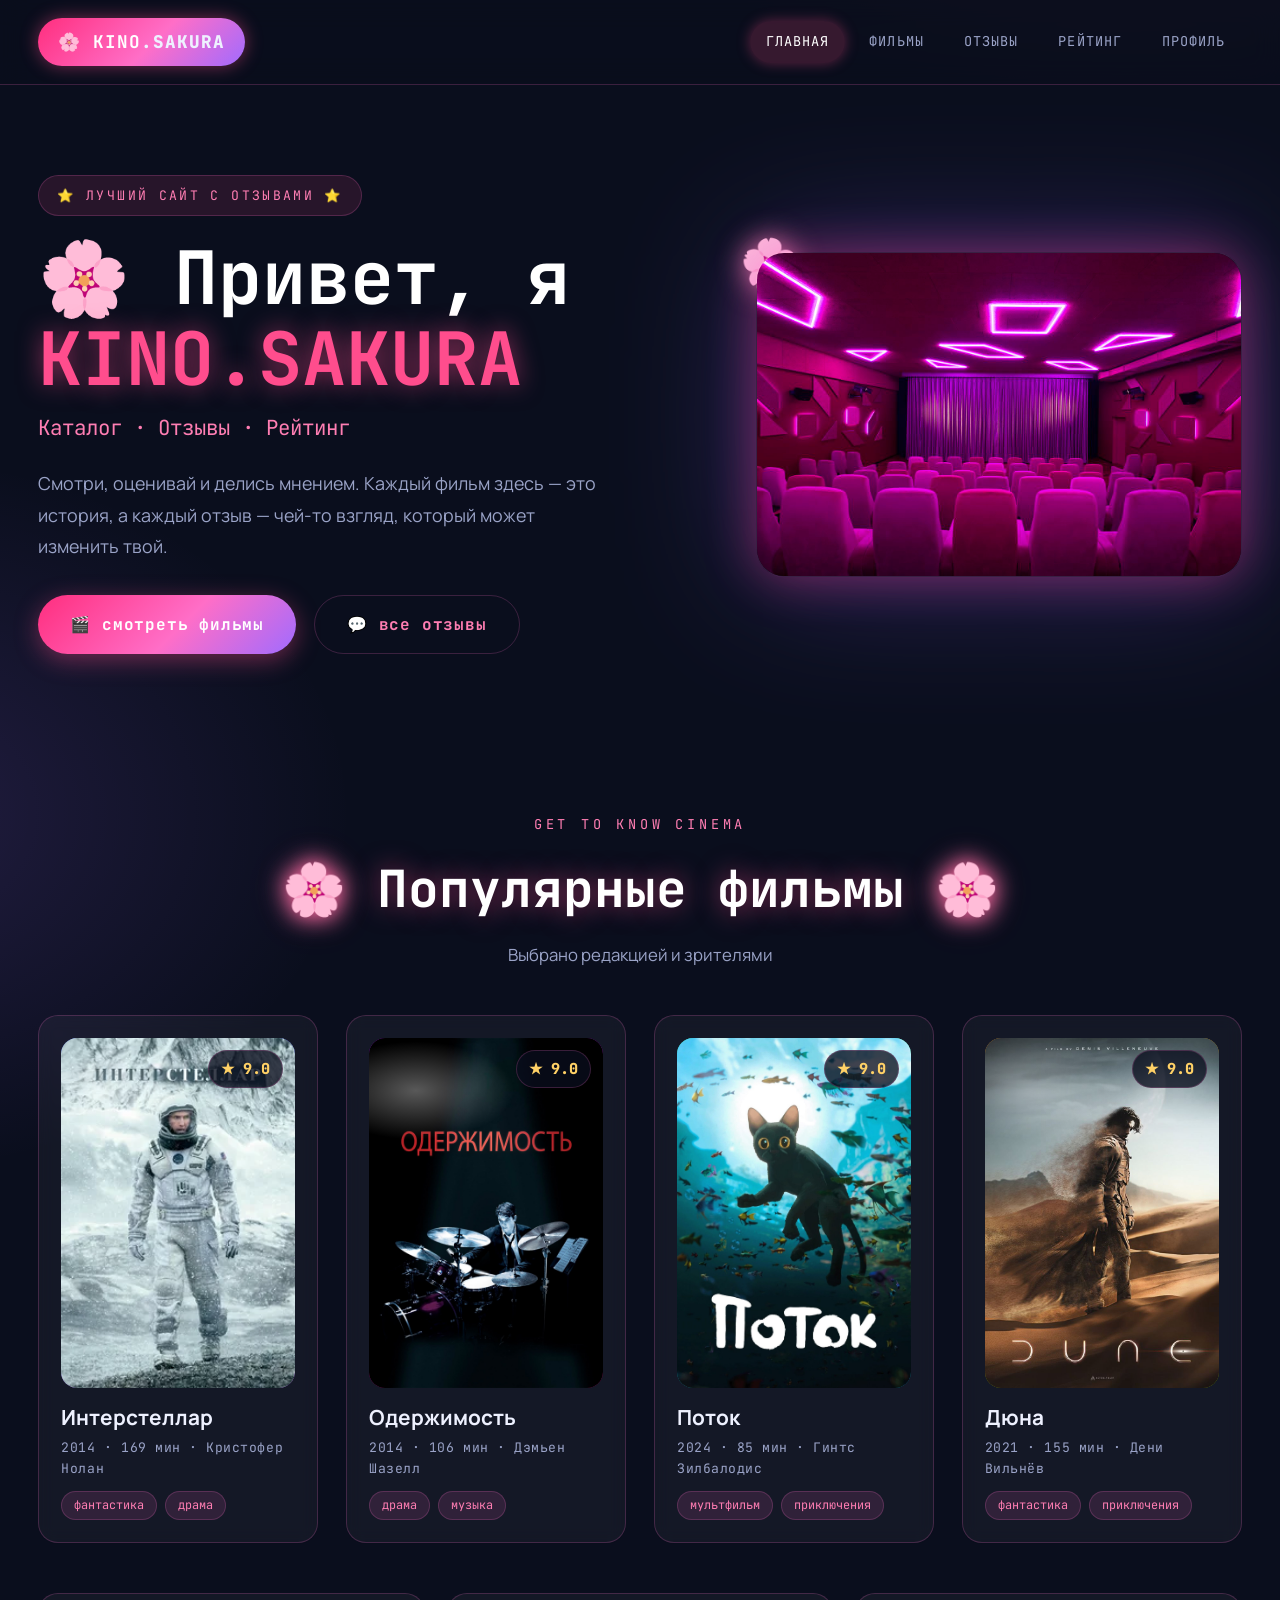
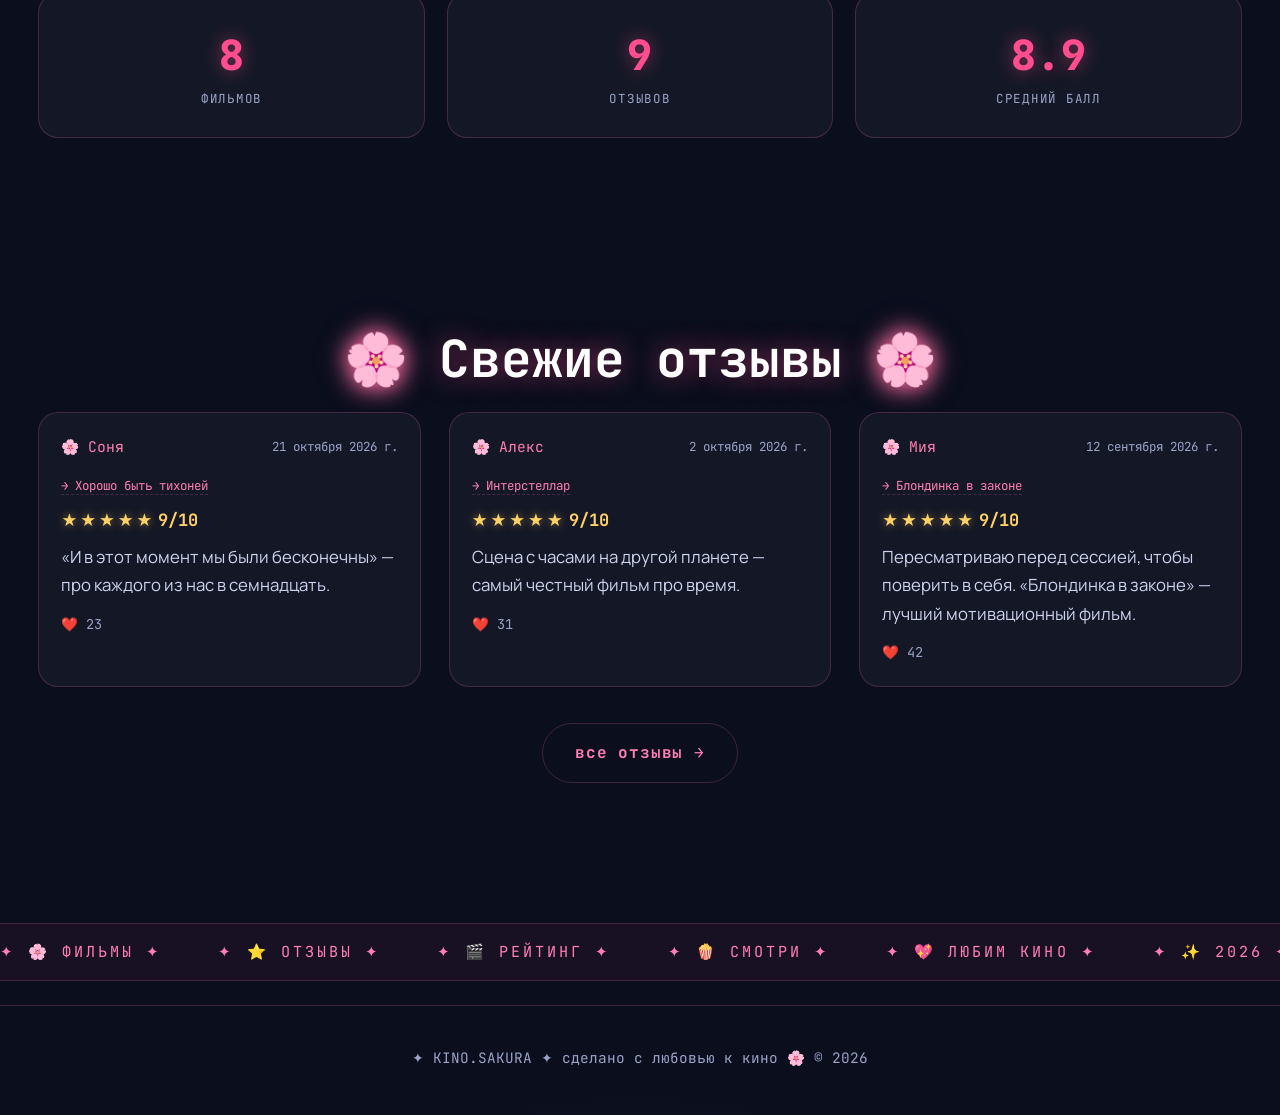
<file: index.html>
<!DOCTYPE html>
<html lang="ru">
<head>
<meta charset="UTF-8"><meta name="viewport" content="width=device-width, initial-scale=1.0">
<title>KINO.SAKURA 🌸 — фильмы с отзывами</title>
<link href="https://fonts.googleapis.com/css2?family=JetBrains+Mono:wght@400;700&family=Manrope:wght@400;600;800&display=swap" rel="stylesheet">
<link rel="stylesheet" href="css/style.css">
</head>
<body data-page="home">
  <main class="wrap">
    <section class="hero">
      <div>
        <div class="hero-badge">⭐ ЛУЧШИЙ САЙТ С ОТЗЫВАМИ ⭐</div>
        <h1>🌸 Привет, я <span class="pink">KINO.SAKURA</span></h1>
        <p class="tagline">Каталог · Отзывы · Рейтинг</p>
        <p>Смотри, оценивай и делись мнением. Каждый фильм здесь — это история,
           а каждый отзыв — чей-то взгляд, который может изменить твой.</p>
        <div class="hero-actions">
          <a class="btn" href="movies.html">🎬 смотреть фильмы</a>
          <a class="btn ghost" href="reviews.html">💬 все отзывы</a>
        </div>
      </div>
      <div class="hero-media">
        <img src="images/KINOSAKURA.jpg" alt="Кино" onerror="this.outerHTML='<div class=poster style=--hue:320;aspect-ratio:1><span>🍿</span></div>'">
      </div>
    </section>

    <section class="section">
      <div class="kicker" style="text-align:center">GET TO KNOW CINEMA</div>
      <h2 class="section-title"><span class="sakura">🌸</span> Популярные фильмы <span class="sakura">🌸</span></h2>
      <p class="section-sub">Выбрано редакцией и зрителями</p>
      <div class="grid movies-grid" id="featured"></div>
      <div class="stats" id="stats"></div>
    </section>

    <section class="section">
      <h2 class="section-title"><span class="sakura">🌸</span> Свежие отзывы <span class="sakura">🌸</span></h2>
      <div class="grid" id="latest" style="grid-template-columns:repeat(auto-fill,minmax(340px,1fr))"></div>
      <p style="text-align:center;margin-top:36px"><a class="btn ghost" href="reviews.html">все отзывы →</a></p>
    </section>
  </main>

  <script src="js/script.js"></script>
</body>
</html>
</file>
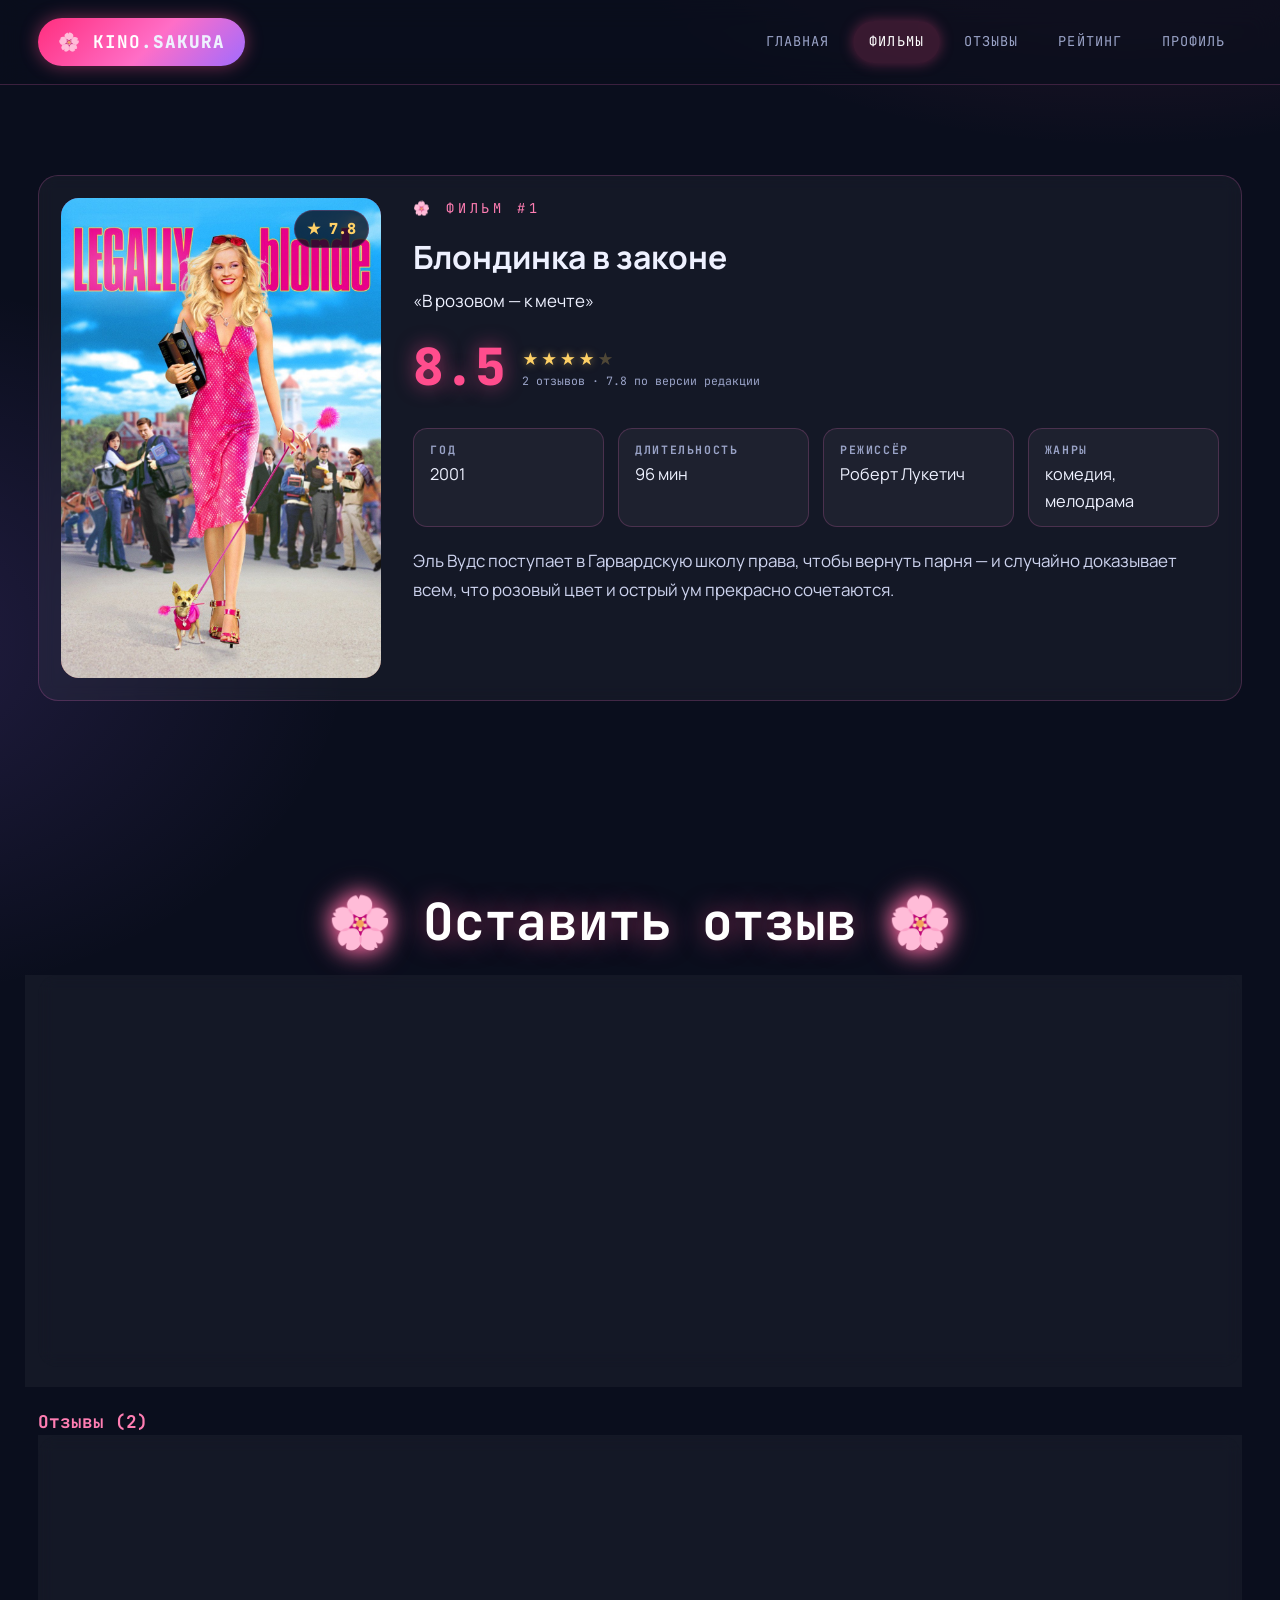
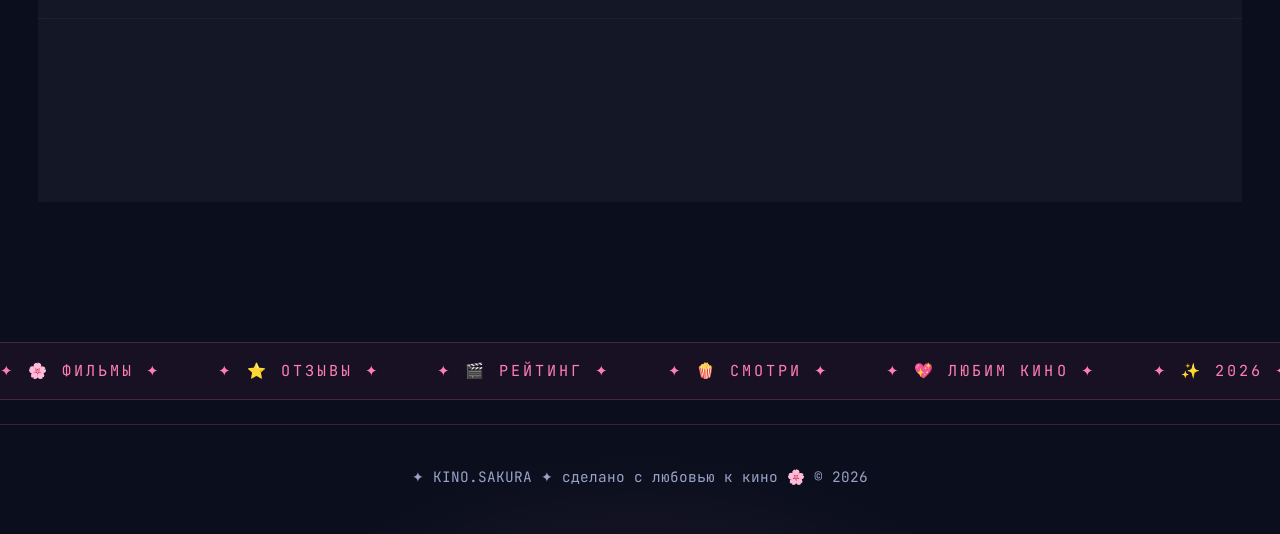
<file: movie.html>
<!DOCTYPE html>
<html lang="ru">
<head>
<meta charset="UTF-8">
<meta name="viewport" content="width=device-width, initial-scale=1.0">
<title>Фильм — KINO.SAKURA</title>
<link href="https://fonts.googleapis.com/css2?family=JetBrains+Mono:wght@400;700&family=Manrope:wght@400;600;800&display=swap" rel="stylesheet">
<link rel="stylesheet" href="css/style.css">
</head>
<body data-page="movie">
  <main class="wrap">
    <section class="section">
      <div class="card movie-detail" id="detail"></div>
    </section>

    <section class="section">
      <h2 class="section-title"><span class="sakura">🌸</span> Оставить отзыв <span class="sakura">🌸</span></h2>
      <div class="card">
        <!-- ВАЖНО: это именно <form>, кнопка type="submit", id совпадают с JS -->
        <form id="rev-form">
          <div class="field">
            <label>Твоя оценка: <span id="r-val" class="mono" style="color:var(--pink)">8</span>/10</label>
            <input type="range" id="r-rating" min="1" max="10" step="1" value="8">
          </div>
          <div class="field">
            <label>Текст отзыва</label>
            <textarea id="r-text" rows="5" placeholder="Что зацепило? Что бы ты изменил(а)?"></textarea>
          </div>
          <button type="submit" class="btn primary">💖 опубликовать</button>
        </form>
      </div>

      <h3 id="rev-title" class="mono" style="margin-top:40px;font-size:1.1rem;color:var(--pink2)">Отзывы (0)</h3>
      <div id="rev-list"></div>
    </section>
  </main>

  <script src="js/script.js"></script>
</body>
</html>
</file>
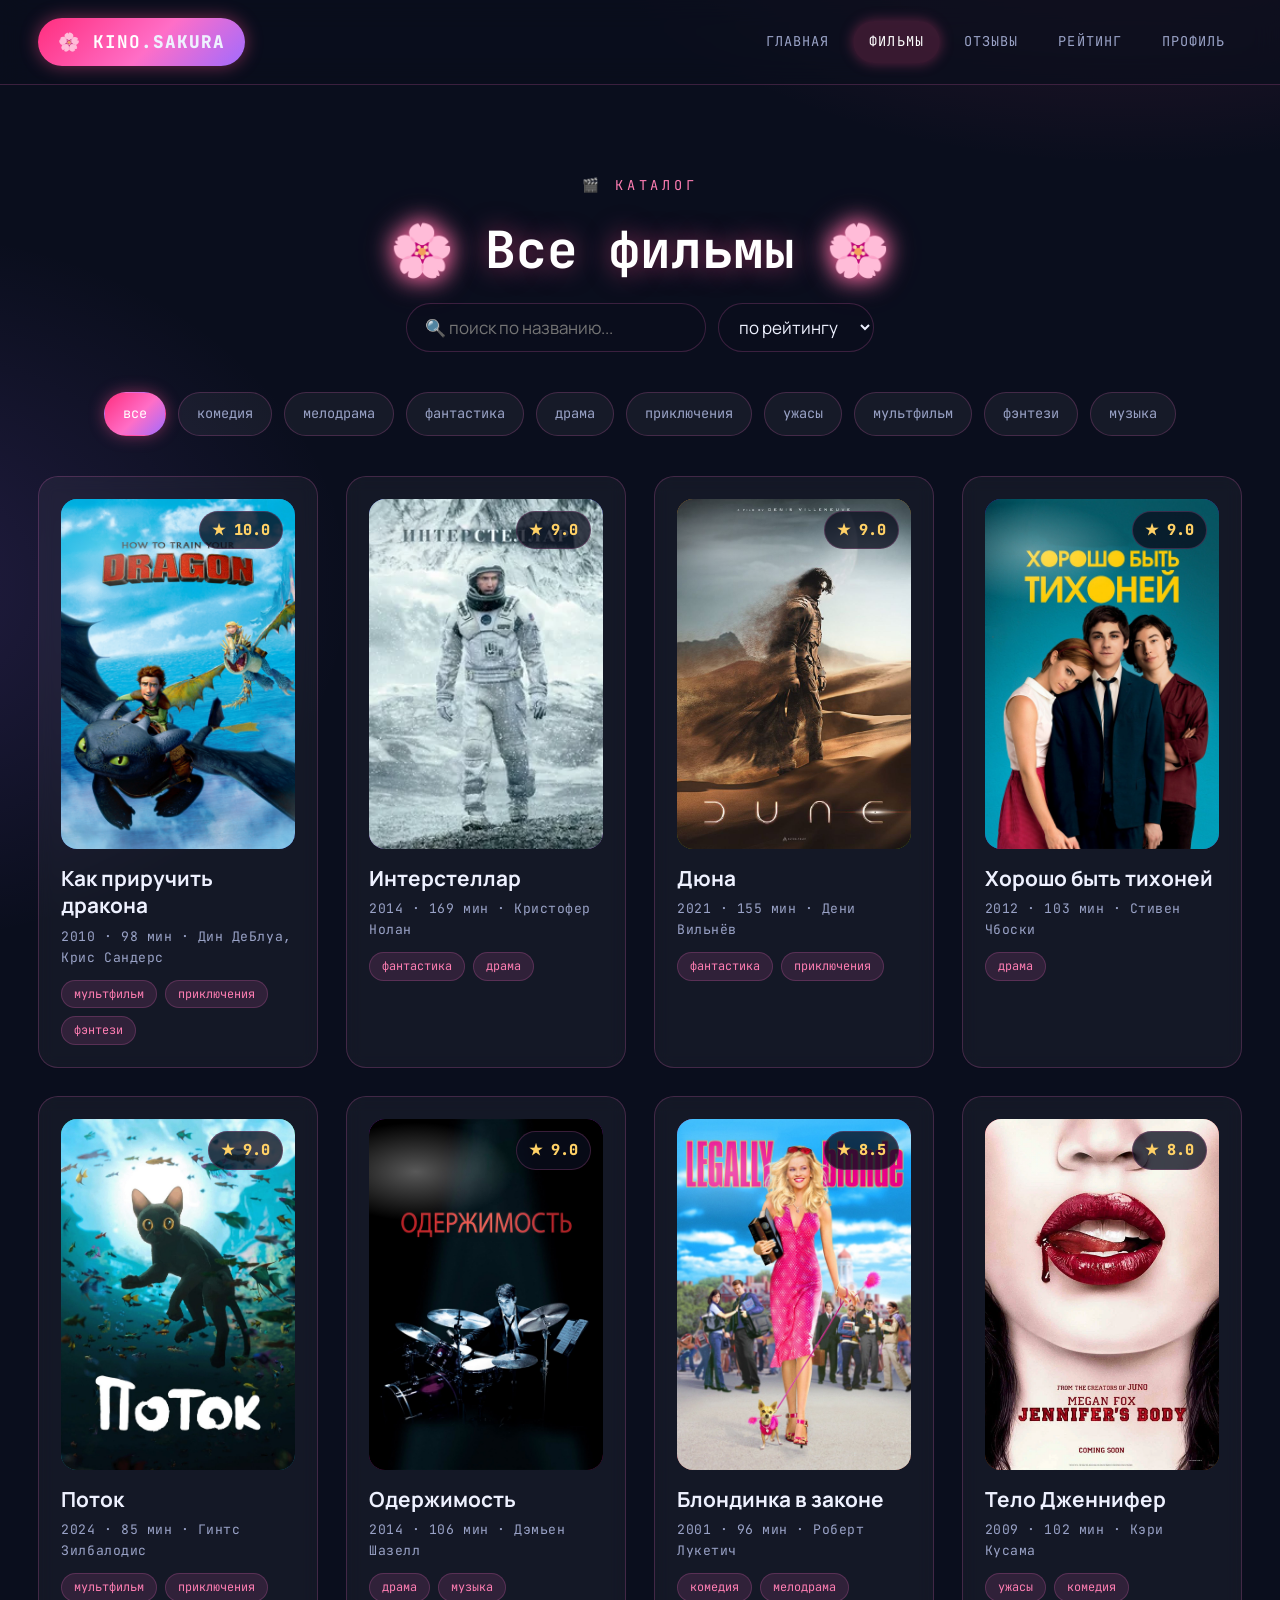
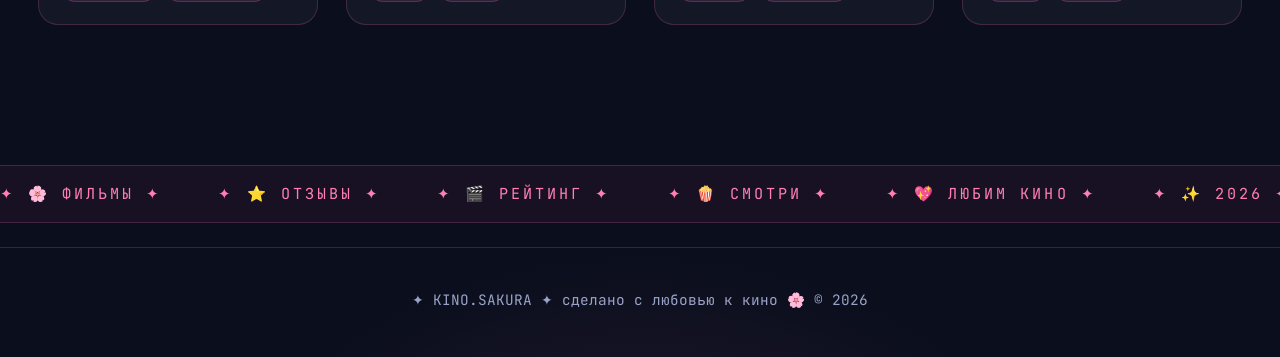
<file: movies.html>
<!DOCTYPE html>
<html lang="ru">
<head>
<meta charset="UTF-8">
<meta name="viewport" content="width=device-width, initial-scale=1.0">
<title>Фильмы — KINO.SAKURA</title>
<link href="https://fonts.googleapis.com/css2?family=JetBrains+Mono:wght@400;700&family=Manrope:wght@400;600;800&display=swap" rel="stylesheet">
<link rel="stylesheet" href="css/style.css">
</head>
<body data-page="movies">
  <main class="wrap section">
    <div class="kicker" style="text-align:center">🎬 КАТАЛОГ</div>
    <h2 class="section-title"><span class="sakura">🌸</span> Все фильмы <span class="sakura">🌸</span></h2>
    <div class="filters">
      <input id="search" placeholder="🔍 поиск по названию..." style="width:min(300px,100%);background:rgba(10,14,29,.7);border:1px solid var(--line);border-radius:999px;padding:10px 18px">
      <select id="sort" style="background:rgba(10,14,29,.7);border:1px solid var(--line);border-radius:999px;padding:10px 16px">
        <option value="rating">по рейтингу</option>
        <option value="year">по году</option>
        <option value="title">по названию</option>
      </select>
    </div>
    <div class="filters" id="genre-chips"></div>
    <div class="grid movies-grid" id="movies-grid"></div>
  </main>
  <script src="js/script.js"></script>
</body>
</html>
</file>
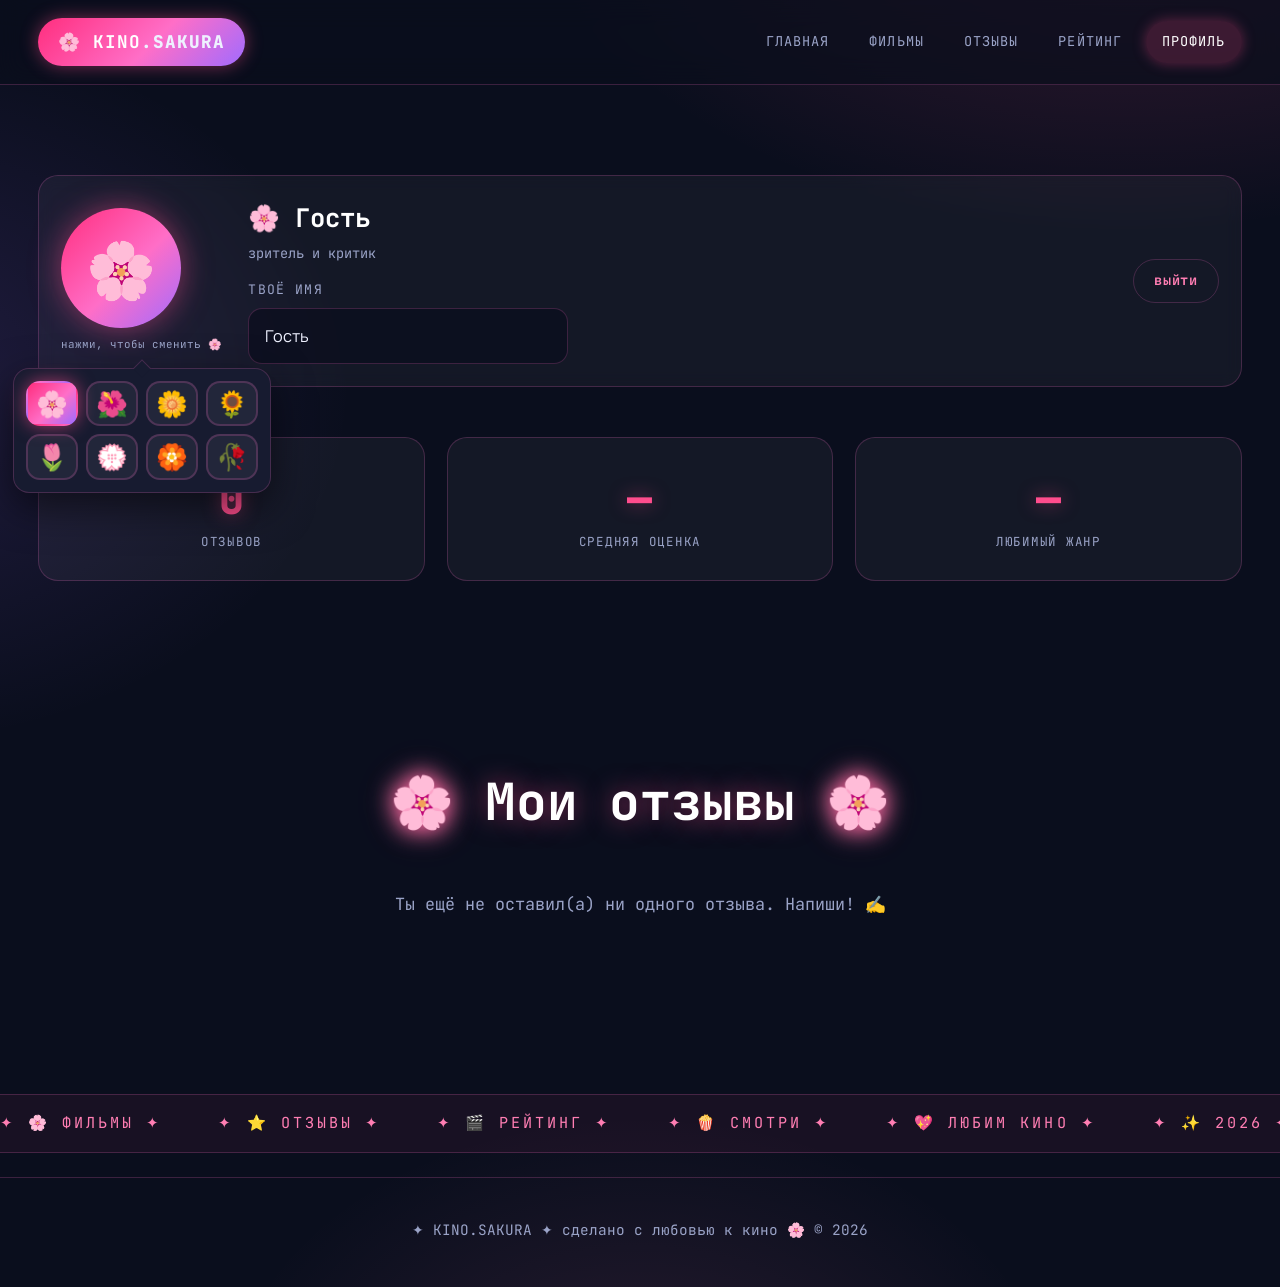
<file: profile.html>
<!DOCTYPE html>
<html lang="ru">
<head>
<meta charset="UTF-8">
<meta name="viewport" content="width=device-width, initial-scale=1.0">
<title>Профиль — KINO.SAKURA</title>
<link href="https://fonts.googleapis.com/css2?family=JetBrains+Mono:wght@400;700&family=Manrope:wght@400;600;800&display=swap" rel="stylesheet">
<link rel="stylesheet" href="css/style.css">
<style>
  .avatar-big{width:120px;height:120px;border-radius:50%;display:grid;place-items:center;
    font-size:3.5rem;background:var(--grad);box-shadow:0 0 30px rgba(255,77,141,.5);
    cursor:pointer;transition:.25s;user-select:none}
  .avatar-big:hover{transform:scale(1.06);box-shadow:0 0 45px rgba(255,77,141,.75)}
  .avatar-big:active{transform:scale(.97)}

  .avatar-wrap{position:relative;flex:0 0 auto}
  .avatar-hint{font-family:var(--mono);font-size:.68rem;color:var(--muted);
    text-align:center;margin-top:8px}

  .avatar-pop{position:absolute;top:calc(100% + 14px);left:50%;transform:translateX(-50%);
    background:#171b30;border:1px solid var(--line);border-radius:16px;padding:12px;
    display:grid;grid-template-columns:repeat(4,1fr);gap:8px;z-index:60;
    box-shadow:0 14px 40px rgba(0,0,0,.55);animation:popIn .2s ease}
  .avatar-pop::before{content:'';position:absolute;top:-7px;left:50%;transform:translateX(-50%) rotate(45deg);
    width:12px;height:12px;background:#171b30;border-left:1px solid var(--line);border-top:1px solid var(--line)}
  @keyframes popIn{from{opacity:0;transform:translateX(-50%) translateY(-6px)}to{opacity:1;transform:translateX(-50%) translateY(0)}}

  .avatar-option{background:rgba(255,255,255,.05);border:2px solid var(--line);border-radius:14px;
    padding:8px;font-size:1.6rem;cursor:pointer;transition:.25s;line-height:1}
  .avatar-option:hover{transform:scale(1.15);border-color:var(--pink);box-shadow:0 0 14px rgba(255,77,141,.4)}
  .avatar-option.active{background:var(--grad);border-color:transparent;box-shadow:0 0 18px rgba(255,77,141,.6)}
</style>
</head>
<body data-page="profile">
  <main class="wrap">
    <section class="section">
      <div class="card profile-head">
        <div class="avatar-wrap">
          <div class="avatar-big" id="avatar-display" title="Нажми, чтобы выбрать аватарку">🌸</div>
          <div class="avatar-pop" id="avatar-pop" hidden></div>
          <div class="avatar-hint">нажми, чтобы сменить 🌸</div>
        </div>
        <div style="flex:1;min-width:240px">
          <h2 class="mono" id="p-title" style="color:#fff;font-size:1.6rem"></h2>
          <p class="mono" id="p-sub" style="color:var(--muted);font-size:.85rem;margin:4px 0 6px"></p>
          <p class="mono" id="p-email" style="color:var(--pink2);font-size:.8rem;margin-bottom:14px"></p>
          <div class="field" style="max-width:320px;margin:0">
            <label>Твоё имя</label>
            <input id="p-name" placeholder="Как к тебе обращаться">
          </div>
        </div>
        <button class="btn ghost" id="p-logout" style="padding:10px 20px;font-size:.85rem">выйти</button>
      </div>

      <div class="stats" id="p-stats"></div>
    </section>

    <section class="section">
      <h2 class="section-title"><span class="sakura">🌸</span> Мои отзывы <span class="sakura">🌸</span></h2>
      <div id="p-reviews"></div>
    </section>
  </main>

  <script src="js/script.js"></script>
</body>
</html>
</file>
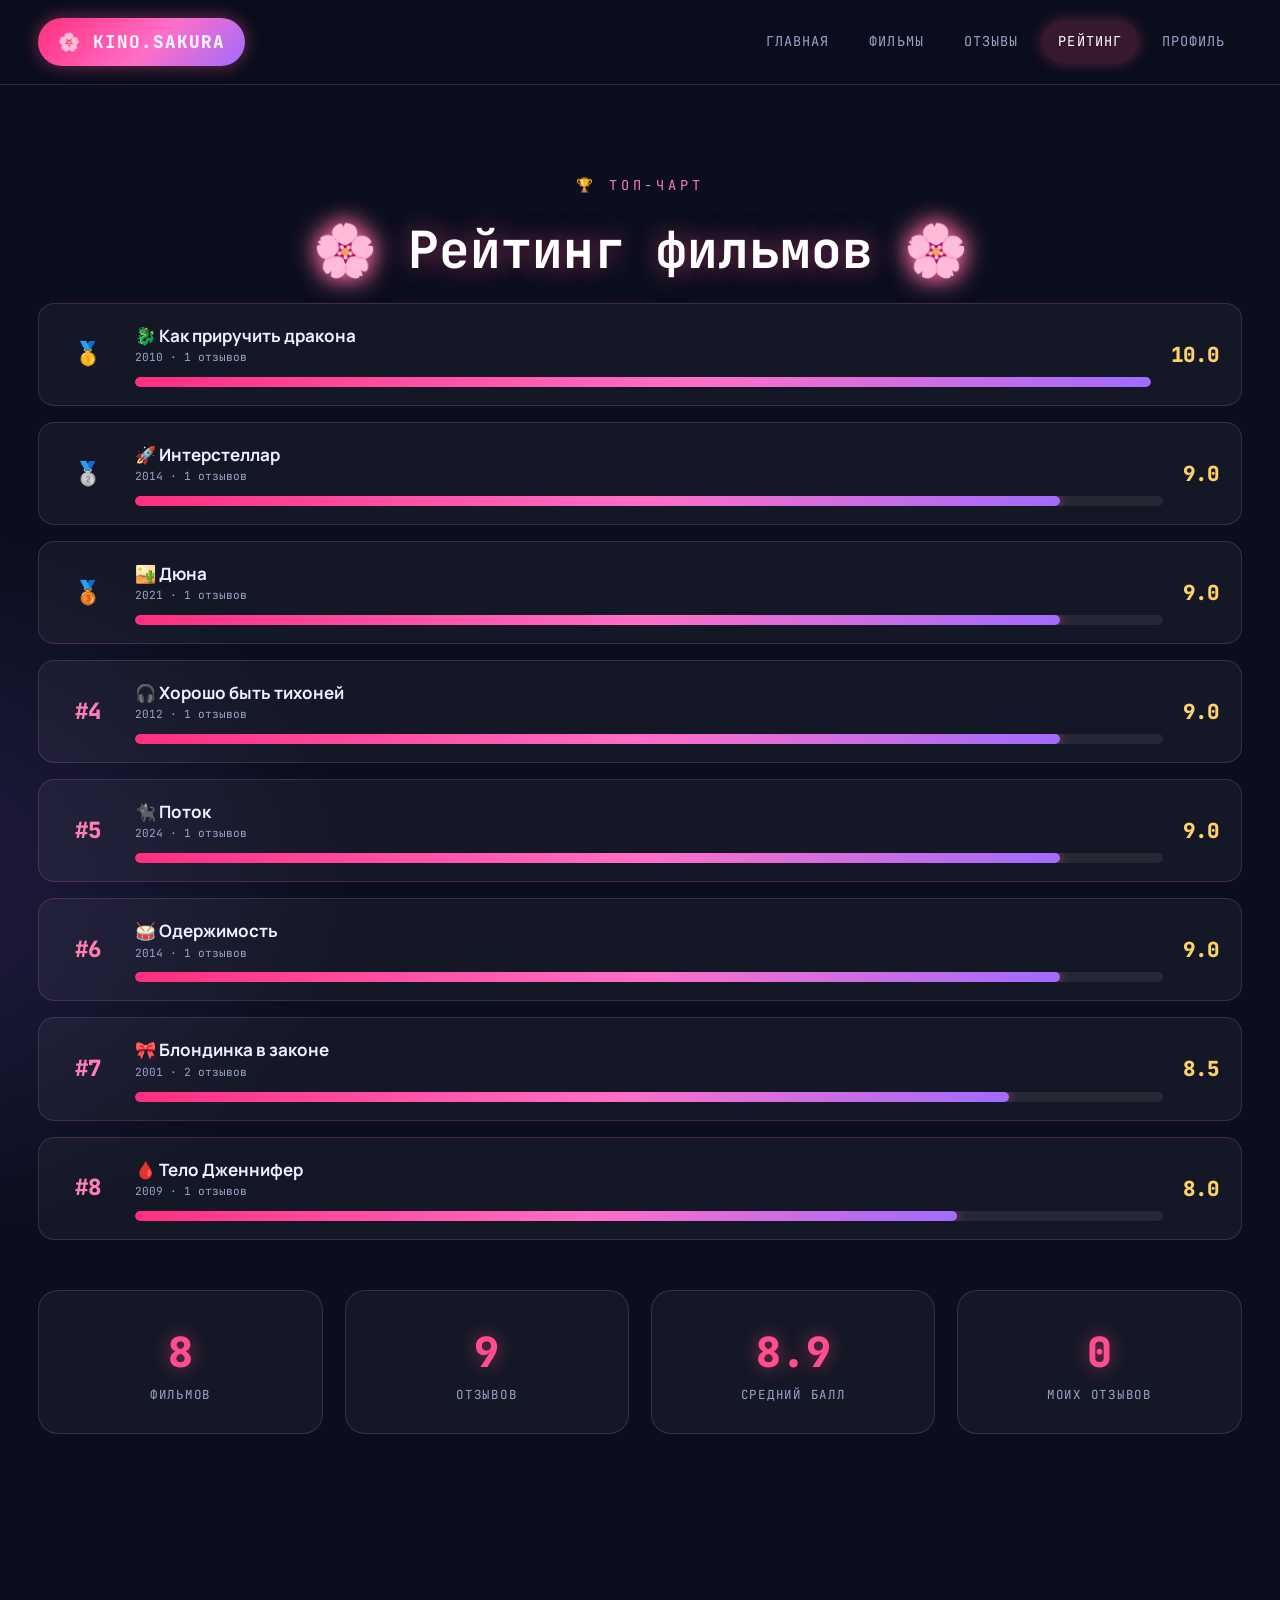
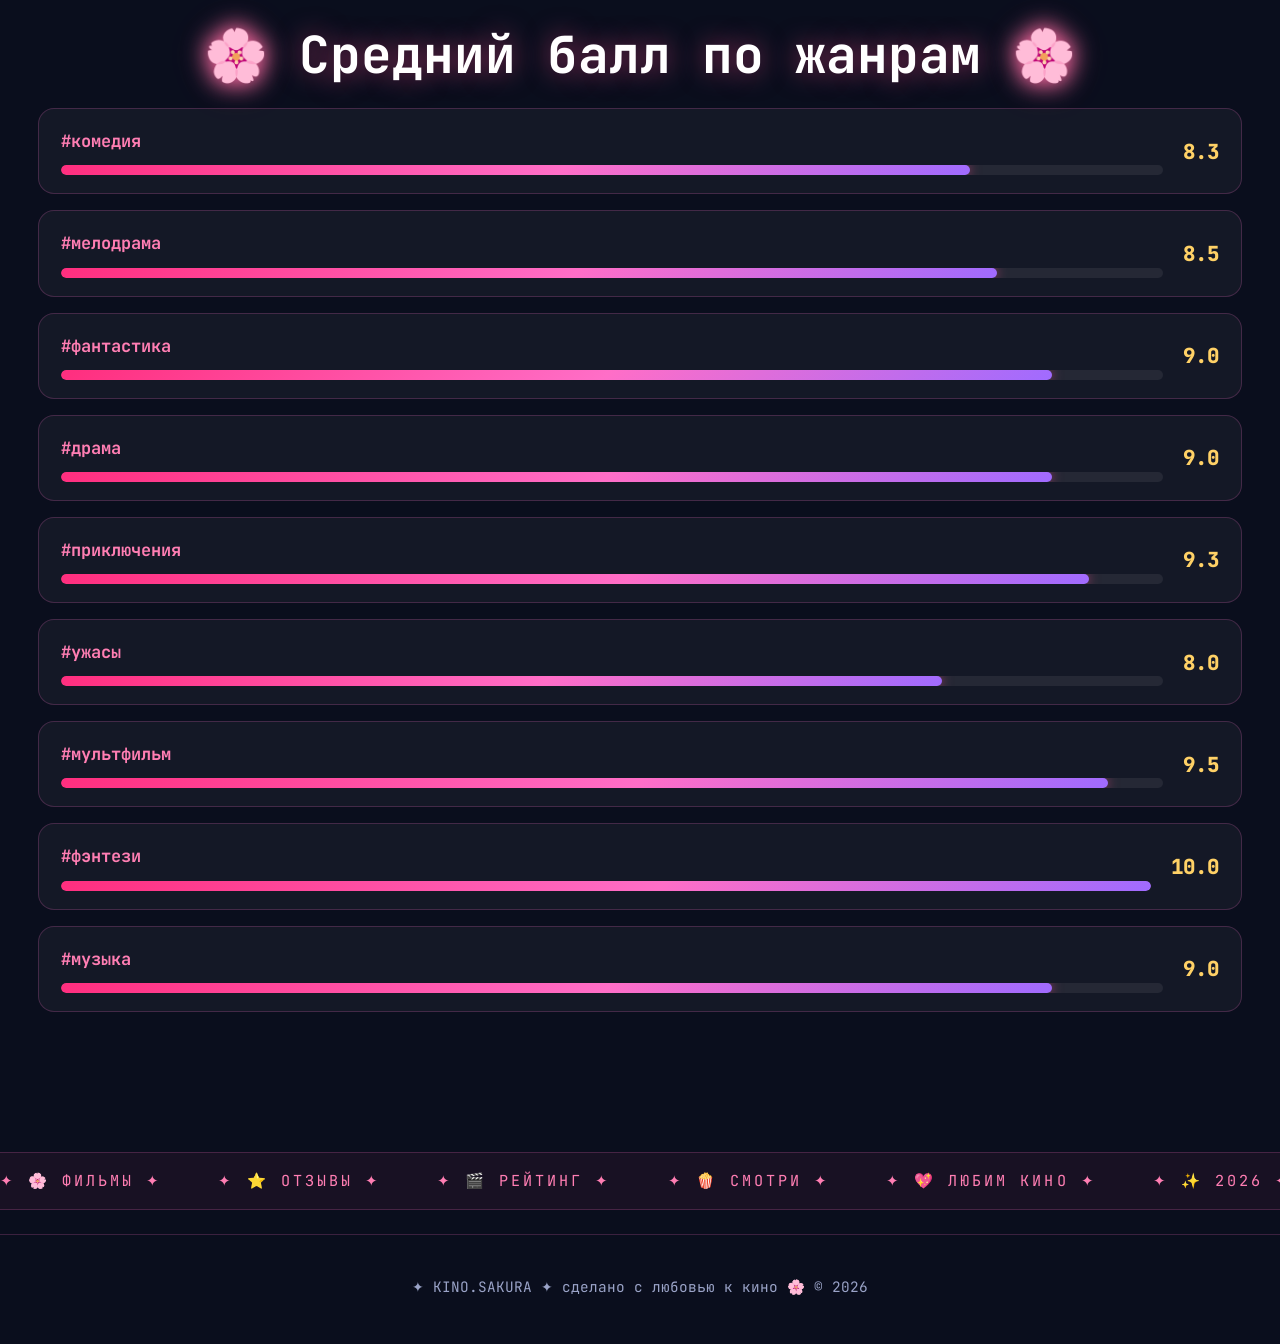
<file: rating.html>
<!DOCTYPE html>
<html lang="ru">
<head>
<meta charset="UTF-8">
<meta name="viewport" content="width=device-width, initial-scale=1.0">
<title>Рейтинг — KINO.SAKURA</title>
<link href="https://fonts.googleapis.com/css2?family=JetBrains+Mono:wght@400;700&family=Manrope:wght@400;600;800&display=swap" rel="stylesheet">
<link rel="stylesheet" href="css/style.css">
</head>
<body data-page="rating">
  <main class="wrap">
    <section class="section">
      <div class="kicker" style="text-align:center">🏆 ТОП-ЧАРТ</div>
      <h2 class="section-title"><span class="sakura">🌸</span> Рейтинг фильмов <span class="sakura">🌸</span></h2>
      <div class="grid" id="top-chart" style="grid-template-columns:1fr;gap:16px"></div>
      <div class="stats" id="stats"></div>
    </section>

    <section class="section">
      <h2 class="section-title"><span class="sakura">🌸</span> Средний балл по жанрам <span class="sakura">🌸</span></h2>
      <div class="grid" id="genre-chart" style="grid-template-columns:1fr;gap:16px"></div>
    </section>
  </main>

  <!-- РОВНО ОДИН скрипт, путь правильный -->
  <script src="js/script.js"></script>
</body>
</html>
</file>
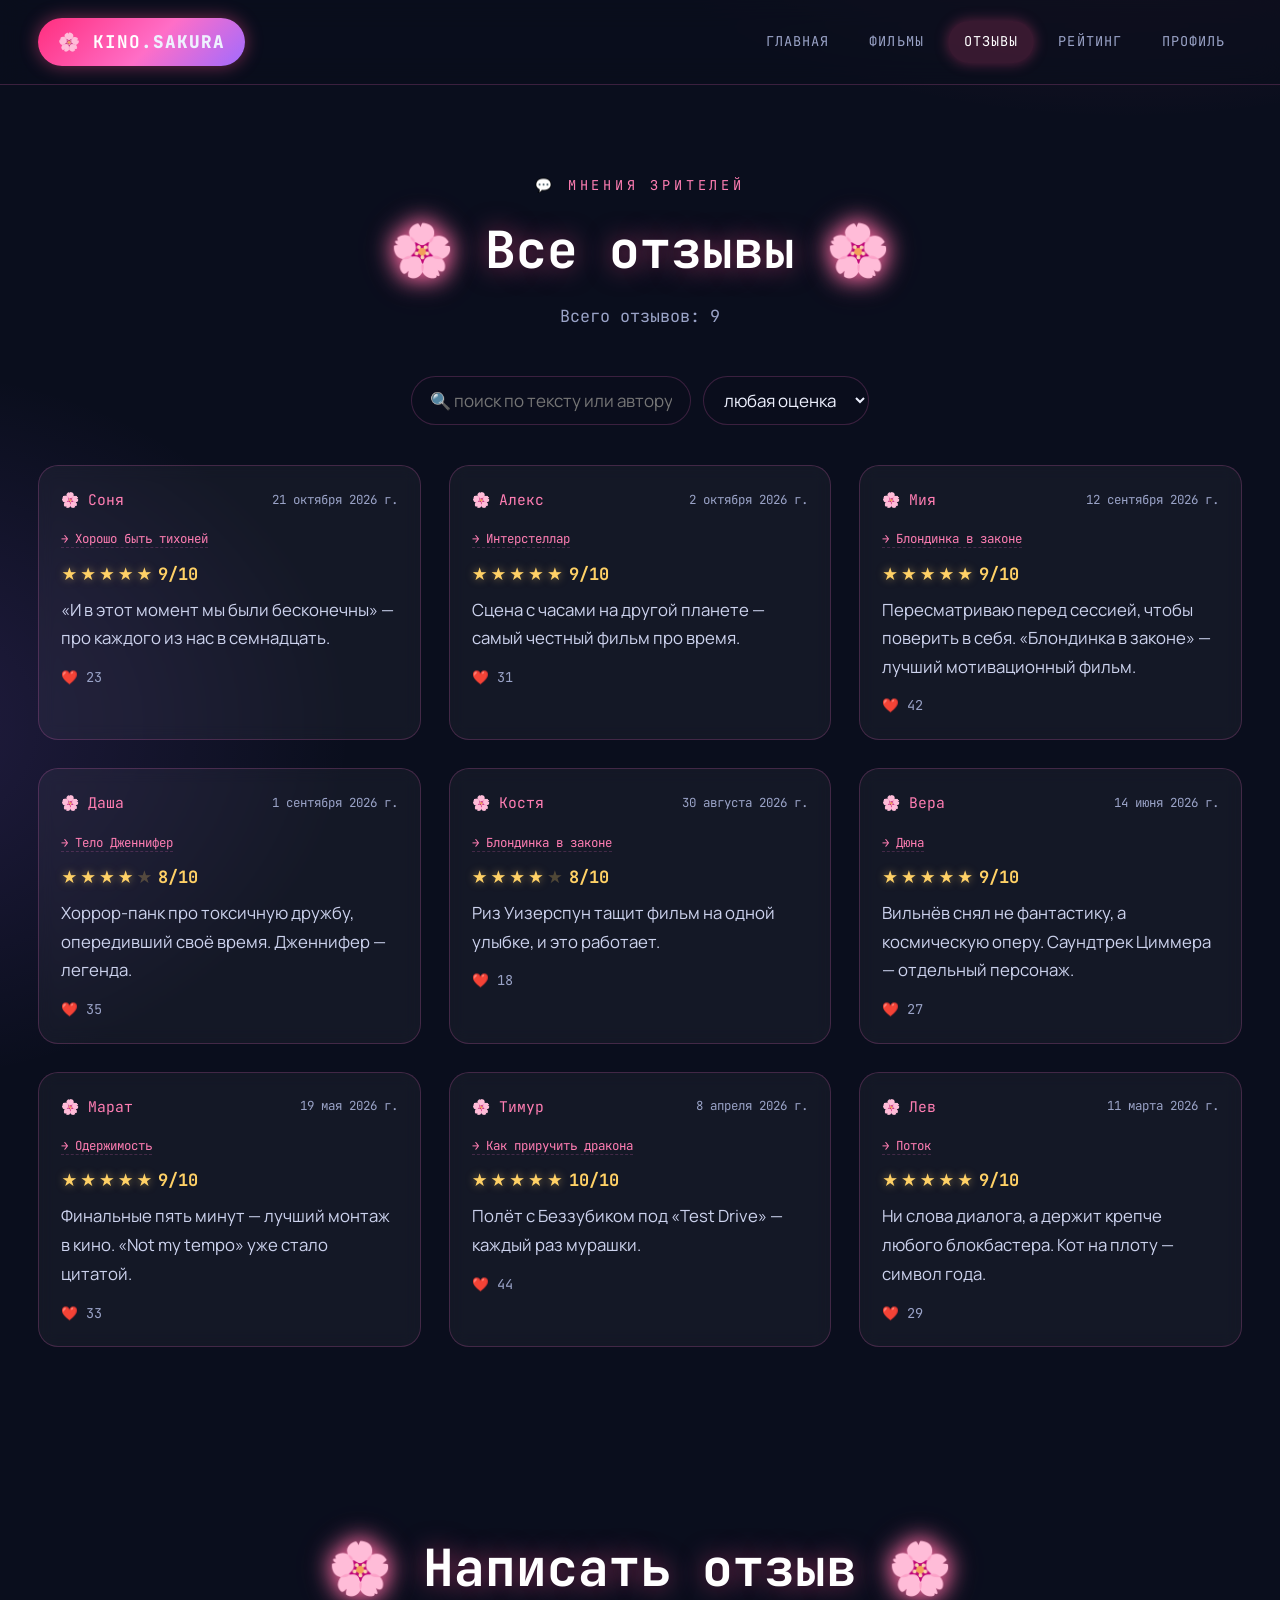
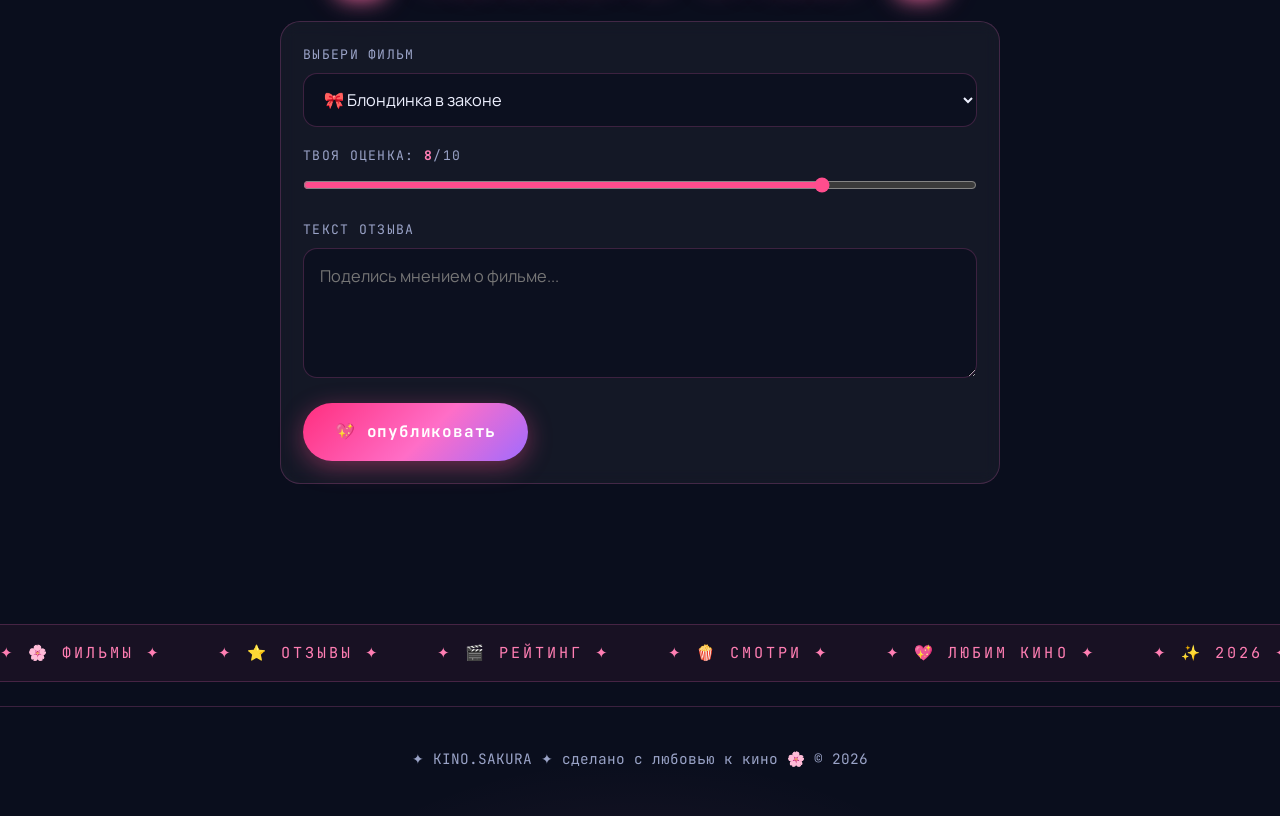
<file: reviews.html>
<!DOCTYPE html>
<html lang="ru">
<head>
<meta charset="UTF-8">
<meta name="viewport" content="width=device-width, initial-scale=1.0">
<title>Отзывы — KINO.SAKURA</title>
<link href="https://fonts.googleapis.com/css2?family=JetBrains+Mono:wght@400;700&family=Manrope:wght@400;600;800&display=swap" rel="stylesheet">
<link rel="stylesheet" href="css/style.css">
</head>
<body data-page="reviews">
  <main class="wrap">
    <!-- Секция списка отзывов -->
    <section class="section">
      <div class="kicker" style="text-align:center">💬 МНЕНИЯ ЗРИТЕЛЕЙ</div>
      <h2 class="section-title"><span class="sakura">🌸</span> Все отзывы <span class="sakura">🌸</span></h2>
      <p class="section-sub mono" id="rev-count">Всего отзывов: 0</p>
      
      <div class="filters">
        <input id="rev-search" placeholder="🔍 поиск по тексту или автору..." style="width:min(280px,100%);background:rgba(10,14,29,.7);border:1px solid var(--line);border-radius:999px;padding:10px 18px">
        <select id="min-rating" style="background:rgba(10,14,29,.7);border:1px solid var(--line);border-radius:999px;padding:10px 16px">
          <option value="1">любая оценка</option>
          <option value="7">от 7 ★</option>
          <option value="9">от 9 ★</option>
        </select>
      </div>
      
      <!-- Сюда скрипт вставит карточки отзывов -->
      <div id="all-reviews"></div>
    </section>

    <!-- Секция добавления отзыва -->
    <section class="section">
      <h2 class="section-title"><span class="sakura">🌸</span> Написать отзыв <span class="sakura">🌸</span></h2>
      <form id="add-form" class="card form-card">
        <div class="field">
          <label>Выбери фильм</label>
          <select id="movie-select" required></select>
        </div>
        <div class="field">
          <label>Твоя оценка: <span class="range-val" id="a-val">8</span>/10</label>
          <input type="range" id="a-rating" min="1" max="10" value="8" style="width:100%">
        </div>
        <div class="field">
          <label>Текст отзыва</label>
          <textarea id="a-text" required placeholder="Поделись мнением о фильме..."></textarea>
        </div>
        <button class="btn" type="submit">💖 опубликовать</button>
      </form>
    </section>
  </main>

  <script src="js/script.js"></script>
</body>
</html>
</file>
<file: css/style.css>
/* ============ БАЗА И ТЕМА ============ */
:root{
  --bg:#0a0e1d; --bg2:#10162e;
  --pink:#ff4d8d; --pink2:#ff7eb3; --purple:#a06bff; --cyan:#5ad1ff;
  --text:#eef1ff; --muted:#9aa3c7;
  --card:rgba(255,255,255,.045);
  --line:rgba(255,110,199,.20);
  --grad:linear-gradient(135deg,#ff2e7e,#ff6ec7 55%,#a06bff);
  --mono:'JetBrains Mono',ui-monospace,Consolas,monospace;
  --sans:'Manrope','Segoe UI',system-ui,sans-serif;
  --r:20px;
}
*{margin:0;padding:0;box-sizing:border-box}
html{scroll-behavior:smooth}
body{
  font-family:var(--sans); color:var(--text); min-height:100vh; overflow-x:hidden;
  font-size:17px; line-height:1.6;
  background:
    radial-gradient(1000px 600px at 88% -10%, rgba(255,77,141,.20), transparent 60%),
    radial-gradient(800px 600px at -10% 30%, rgba(160,107,255,.16), transparent 60%),
    radial-gradient(700px 500px at 50% 110%, rgba(255,126,179,.12), transparent 60%),
    var(--bg);
}
img{max-width:100%;display:block}
a{color:inherit;text-decoration:none}
button,input,select,textarea{font:inherit;color:inherit}
.wrap{width:min(1400px,94%);margin-inline:auto}   /* ← стало шире */
.mono{font-family:var(--mono)}
.hidden{display:none!important}

/* ============ ШАПКА ============ */
.site-header{
  position:sticky;top:0;z-index:50;
  background:rgba(10,14,29,.72);backdrop-filter:blur(14px);
  border-bottom:1px solid var(--line);
}
.nav{display:flex;align-items:center;gap:22px;padding:18px 0}
.logo{
  font-family:var(--mono);font-weight:800;letter-spacing:1px;font-size:1.1rem;
  background:var(--grad);padding:10px 20px;border-radius:999px;
  box-shadow:0 0 18px rgba(255,77,141,.45);white-space:nowrap;
}
.logo b{color:#fff}
.nav-links{display:flex;gap:8px;margin-left:auto;flex-wrap:wrap}
.nav-links a{
  font-family:var(--mono);font-size:.85rem;letter-spacing:.08em;text-transform:uppercase;
  padding:10px 16px;border-radius:999px;color:var(--muted);transition:.25s;
}
.nav-links a:hover{color:var(--pink2);background:rgba(255,77,141,.08)}
.nav-links a.active{color:#fff;background:rgba(255,77,141,.18);box-shadow:0 0 14px rgba(255,77,141,.35)}
.burger{display:none;margin-left:auto;background:none;border:1px solid var(--line);
  border-radius:12px;padding:8px 14px;cursor:pointer;font-size:1.2rem;color:var(--pink2)}

/* ============ ТИТУЛЫ СЕКЦИЙ ============ */
.section{padding:90px 0}                       /* ← больше воздуха */
.kicker{font-family:var(--mono);font-size:.85rem;letter-spacing:.28em;text-transform:uppercase;color:var(--pink2);margin-bottom:12px}
.section-title{
  font-family:var(--mono);font-size:clamp(2rem,4.6vw,3.2rem);text-align:center;color:#fff;
  text-shadow:0 0 26px rgba(255,77,141,.55);margin-bottom:12px;
}
.section-title .sakura{filter:drop-shadow(0 0 10px rgba(255,126,179,.9))}
.section-sub{text-align:center;color:var(--muted);font-size:1.05rem;margin-bottom:46px}

/* ============ HERO ============ */
.hero{display:grid;grid-template-columns:1.15fr .85fr;gap:60px;align-items:center;padding:90px 0 70px}
.hero h1{font-family:var(--mono);font-size:clamp(2.6rem,6vw,4.6rem);line-height:1.1;color:#fff}
.hero h1 .pink{color:var(--pink);text-shadow:0 0 24px rgba(255,77,141,.6)}
.hero .tagline{font-family:var(--mono);color:var(--pink2);font-size:1.3rem;margin:10px 0 22px}
.hero p{color:var(--muted);max-width:52ch;line-height:1.75;font-size:1.12rem}
.hero-badge{display:inline-block;font-family:var(--mono);font-size:.82rem;letter-spacing:.18em;
  background:rgba(255,77,141,.12);border:1px solid var(--line);color:var(--pink2);
  padding:9px 18px;border-radius:999px;margin-bottom:22px}
.hero-actions{display:flex;gap:18px;flex-wrap:wrap;margin-top:32px}
.hero-media{position:relative}
.hero-media img{border-radius:28px;border:1px solid var(--line);
  box-shadow:0 0 50px rgba(255,77,141,.4), 0 0 140px rgba(160,107,255,.3);
  filter:saturate(1.2) hue-rotate(-8deg)}
.hero-media::before{content:"🌸";position:absolute;top:-28px;left:-16px;font-size:3rem;
  filter:drop-shadow(0 0 14px rgba(255,126,179,.9));animation:floaty 4s ease-in-out infinite}

/* ============ КНОПКИ / ЧИПЫ ============ */
.btn{display:inline-flex;align-items:center;gap:10px;border:none;cursor:pointer;
  font-family:var(--mono);font-size:1rem;font-weight:700;letter-spacing:.05em;
  padding:16px 32px;border-radius:999px;color:#fff;background:var(--grad);
  box-shadow:0 6px 24px rgba(255,77,141,.4);transition:.25s}
.btn:hover{transform:translateY(-3px) scale(1.02);box-shadow:0 10px 32px rgba(255,77,141,.55)}
.btn.ghost{background:transparent;border:1px solid var(--line);color:var(--pink2);box-shadow:none}
.btn.ghost:hover{background:rgba(255,77,141,.1)}
.chip{font-family:var(--mono);font-size:.85rem;padding:10px 18px;border-radius:999px;cursor:pointer;
  background:rgba(255,255,255,.05);border:1px solid var(--line);color:var(--muted);transition:.25s}
.chip:hover{color:var(--pink2)}
.chip.active{background:var(--grad);color:#fff;border-color:transparent;box-shadow:0 0 16px rgba(255,77,141,.45)}
.filters{display:flex;gap:12px;flex-wrap:wrap;justify-content:center;margin-bottom:40px}

/* ============ КАРТОЧКИ ============ */
.grid{display:grid;gap:28px}
.movies-grid{grid-template-columns:repeat(auto-fill,minmax(270px,1fr))}   /* ← крупнее */
.card{
  background:var(--card);border:1px solid var(--line);border-radius:var(--r);
  padding:22px;backdrop-filter:blur(8px);transition:.3s;
}
.card:hover{transform:translateY(-8px);border-color:rgba(255,110,199,.5);
  box-shadow:0 18px 46px rgba(255,77,141,.24)}
.poster{
  aspect-ratio:2/3;border-radius:16px;display:grid;place-items:center;position:relative;overflow:hidden;
  background:linear-gradient(160deg,hsl(var(--hue,320) 80% 52%),hsl(calc(var(--hue,320) + 45) 75% 38%));
  box-shadow:inset 0 0 60px rgba(0,0,0,.35);
}
.poster span{font-size:5.5rem;filter:drop-shadow(0 8px 22px rgba(0,0,0,.45))}
.poster::after{content:"";position:absolute;inset:0;background:
  radial-gradient(140px 70px at 20% 15%,rgba(255,255,255,.35),transparent 70%)}
.poster .score{position:absolute;top:12px;right:12px;font-family:var(--mono);font-weight:800;
  background:rgba(10,14,29,.78);border:1px solid var(--line);color:#ffd166;
  padding:6px 12px;border-radius:999px;font-size:.95rem}
.movie-card h3{font-size:1.3rem;margin:16px 0 6px;line-height:1.3}
.movie-card .meta{font-family:var(--mono);font-size:.82rem;color:var(--muted);letter-spacing:.04em}
.movie-card .genres{display:flex;gap:8px;flex-wrap:wrap;margin-top:12px}
.tag{font-family:var(--mono);font-size:.74rem;padding:4px 12px;border-radius:999px;
  background:rgba(255,110,199,.12);color:var(--pink2);border:1px solid var(--line)}
.stars{color:#ffd166;letter-spacing:3px;font-size:1.1rem;text-shadow:0 0 8px rgba(255,209,102,.5)}
.stars .dim{opacity:.25;text-shadow:none}
.review-card .head{display:flex;justify-content:space-between;gap:12px;align-items:center;margin-bottom:12px}
.review-card .who{font-family:var(--mono);font-size:.92rem;color:var(--pink2)}
.review-card .date{font-family:var(--mono);font-size:.78rem;color:var(--muted)}
.review-card p{color:#cdd3ee;line-height:1.7;font-size:1.05rem}
.review-card .foot{display:flex;justify-content:space-between;align-items:center;margin-top:14px;
  font-family:var(--mono);font-size:.85rem;color:var(--muted)}
.review-card .to-movie{color:var(--pink2);border-bottom:1px dashed var(--line);font-size:.85rem}

/* ============ ДЕТАЛКА ============ */
.detail{display:grid;grid-template-columns:340px 1fr;gap:48px;align-items:start}
.detail .poster{aspect-ratio:2/3;box-shadow:0 0 50px rgba(255,77,141,.3)}
.detail h2{font-family:var(--mono);font-size:clamp(1.8rem,4.5vw,2.8rem);color:#fff}
.detail .tagline{font-family:var(--mono);color:var(--pink2);margin:8px 0 18px;font-size:1.15rem}
.facts{display:grid;grid-template-columns:repeat(auto-fit,minmax(160px,1fr));gap:14px;margin:20px 0}
.fact{background:var(--card);border:1px solid var(--line);border-radius:14px;padding:12px 16px}
.fact b{display:block;font-family:var(--mono);font-size:.72rem;letter-spacing:.14em;color:var(--muted);text-transform:uppercase}
.fact span{font-size:1.02rem}
.big-score{display:flex;align-items:center;gap:16px;margin:12px 0 20px}
.big-score .num{font-family:var(--mono);font-size:3.2rem;font-weight:800;color:var(--pink);text-shadow:0 0 20px rgba(255,77,141,.6)}

/* ============ ФОРМЫ ============ */
.form-card{max-width:720px;margin-inline:auto}
.field{margin-bottom:18px}
.field label{display:block;font-family:var(--mono);font-size:.82rem;letter-spacing:.1em;
  text-transform:uppercase;color:var(--muted);margin-bottom:8px}
.field input,.field select,.field textarea{
  width:100%;background:rgba(10,14,29,.7);border:1px solid var(--line);border-radius:14px;
  padding:14px 16px;outline:none;transition:.25s;font-size:1.02rem}
.field input:focus,.field select:focus,.field textarea:focus{
  border-color:var(--pink);box-shadow:0 0 0 3px rgba(255,77,141,.18)}
textarea{resize:vertical;min-height:130px}
input[type=range]{accent-color:var(--pink);padding:0}
.range-val{font-family:var(--mono);color:var(--pink2);font-weight:700}

/* ============ СТАТИСТИКА / РЕЙТИНГ ============ */
.stats{display:grid;grid-template-columns:repeat(auto-fit,minmax(180px,1fr));gap:22px;margin-top:50px}
.stat{text-align:center;padding:28px 14px;background:var(--card);border:1px solid var(--line);border-radius:var(--r)}
.stat .n{font-family:var(--mono);font-size:2.6rem;font-weight:800;color:var(--pink);text-shadow:0 0 18px rgba(255,77,141,.5)}
.stat .l{font-family:var(--mono);font-size:.78rem;letter-spacing:.14em;text-transform:uppercase;color:var(--muted)}
.rank-row{display:grid;grid-template-columns:54px 1fr auto;gap:20px;align-items:center;
  padding:18px 22px;background:var(--card);border:1px solid var(--line);border-radius:16px;transition:.25s}
.rank-row:hover{border-color:rgba(255,110,199,.5);transform:translateX(4px)}
.rank-pos{font-family:var(--mono);font-size:1.4rem;font-weight:800;color:var(--pink2);text-align:center}
.rank-row .bar{height:10px;border-radius:999px;background:rgba(255,255,255,.07);margin-top:10px;overflow:hidden}
.rank-row .bar i{display:block;height:100%;border-radius:999px;background:var(--grad);box-shadow:0 0 12px rgba(255,77,141,.6)}
.rank-row .val{font-family:var(--mono);font-weight:800;color:#ffd166;font-size:1.3rem}
.empty{font-family:var(--mono);color:var(--muted);text-align:center;padding:36px;font-size:1.05rem}

/* ============ ПРОФИЛЬ ============ */
.profile-head{display:flex;gap:26px;align-items:center;flex-wrap:wrap}
.avatar{width:108px;height:108px;border-radius:50%;display:grid;place-items:center;font-size:2.8rem;
  background:var(--grad);box-shadow:0 0 30px rgba(255,77,141,.5)}

/* ============ ЛЕНТА / ФУТЕР / ЛЕПЕСТКИ ============ */
.marquee{overflow:hidden;border-block:1px solid var(--line);
  background:rgba(255,77,141,.06);padding:16px 0;margin-top:50px}
.marquee-track{display:flex;gap:56px;width:max-content;animation:scroll 20s linear infinite;
  font-family:var(--mono);font-size:.95rem;letter-spacing:.2em;color:var(--pink2);white-space:nowrap}
.site-footer{text-align:center;padding:40px 0 46px;color:var(--muted);font-family:var(--mono);font-size:.9rem;
  border-top:1px solid var(--line);margin-top:24px}
.petal{position:fixed;top:-48px;z-index:5;pointer-events:none;user-select:none;
  filter:drop-shadow(0 0 6px rgba(255,126,179,.7));animation:fall linear infinite}
@keyframes fall{to{transform:translateY(112vh) rotate(360deg)}}
@keyframes scroll{to{transform:translateX(-50%)}}
@keyframes floaty{50%{transform:translateY(-14px) rotate(12deg)}}
@keyframes toastIn{from{transform:translate(-50%,20px);opacity:0}to{transform:translate(-50%,0);opacity:1}}
.toast{position:fixed;left:50%;bottom:26px;transform:translateX(-50%);z-index:99;
  background:var(--grad);color:#fff;font-family:var(--mono);font-size:.92rem;
  padding:14px 26px;border-radius:999px;box-shadow:0 8px 30px rgba(255,77,141,.5);animation:toastIn .3s}

/* ============ АДАПТИВ ============ */
@media(max-width:1000px){
  .hero{grid-template-columns:1fr;text-align:center;padding-top:56px;gap:40px}
  .hero p,.hero .tagline{margin-inline:auto}
  .hero-actions,.kicker{justify-content:center}
  .hero-media{max-width:520px;margin-inline:auto}
  .detail{grid-template-columns:1fr}
  .detail .poster{max-width:320px;margin-inline:auto}
}
@media(max-width:860px){
  .burger{display:block}
  .nav-links{position:absolute;top:100%;left:0;right:0;flex-direction:column;gap:4px;
    background:rgba(10,14,29,.96);backdrop-filter:blur(14px);border-bottom:1px solid var(--line);
    padding:12px 5%;display:none}
  .nav-links.open{display:flex}
  .nav-links a{width:100%;text-align:center}
}
@media(max-width:560px){
  .section{padding:60px 0}
  .movies-grid{grid-template-columns:repeat(auto-fill,minmax(160px,1fr));gap:16px}
  .poster span{font-size:4rem}
  .rank-row{grid-template-columns:42px 1fr auto;gap:12px;padding:14px}
}
.poster { position: relative; overflow: hidden; }
.poster img { position: absolute; inset: 0; width: 100%; height: 100%; object-fit: cover; z-index: 0; }
.poster span { font-size: 5rem; z-index: 0; } /* Для эмодзи */
.score { position: relative; z-index: 1; } /* Чтобы оценка была поверх картинки */
/* ================= СТРАНИЦА ФИЛЬМА ================= */
.movie-detail{
  display:grid;
  grid-template-columns:320px 1fr;   /* слева постер, справа текст */
  gap:32px;
  align-items:start;
}

/* постер фиксированной ширины и вертикальным соотношением 2:3 */
.movie-detail .poster{
  position:relative;
  width:100%;
  aspect-ratio:2/3;
  border-radius:18px;
  overflow:hidden;
  background:linear-gradient(160deg,
    hsl(var(--hue,220) 70% 45%),
    hsl(calc(var(--hue,220) + 40) 65% 28%));
}
.movie-detail .poster img{
  position:absolute; inset:0;
  width:100%; height:100%;
  object-fit:cover;               /* картинка заполняет постер без искажения */
}
.movie-detail .poster span{       /* если картинки нет — эмодзи по центру */
  font-size:5rem;
}
.movie-detail .poster .score{
  position:absolute; top:12px; right:12px;
  z-index:2;                      /* оценка поверх картинки */
}

/* текстовая колонка (второй div внутри detail) */
.movie-detail > div:last-child h2{
  font-size:2rem;
  margin:6px 0 4px;
}

/* мобильная версия: постер сверху по центру, текст снизу */
@media(max-width:760px){
  .movie-detail{grid-template-columns:1fr}
  .movie-detail .poster{max-width:320px;margin:0 auto}
}
</file>
